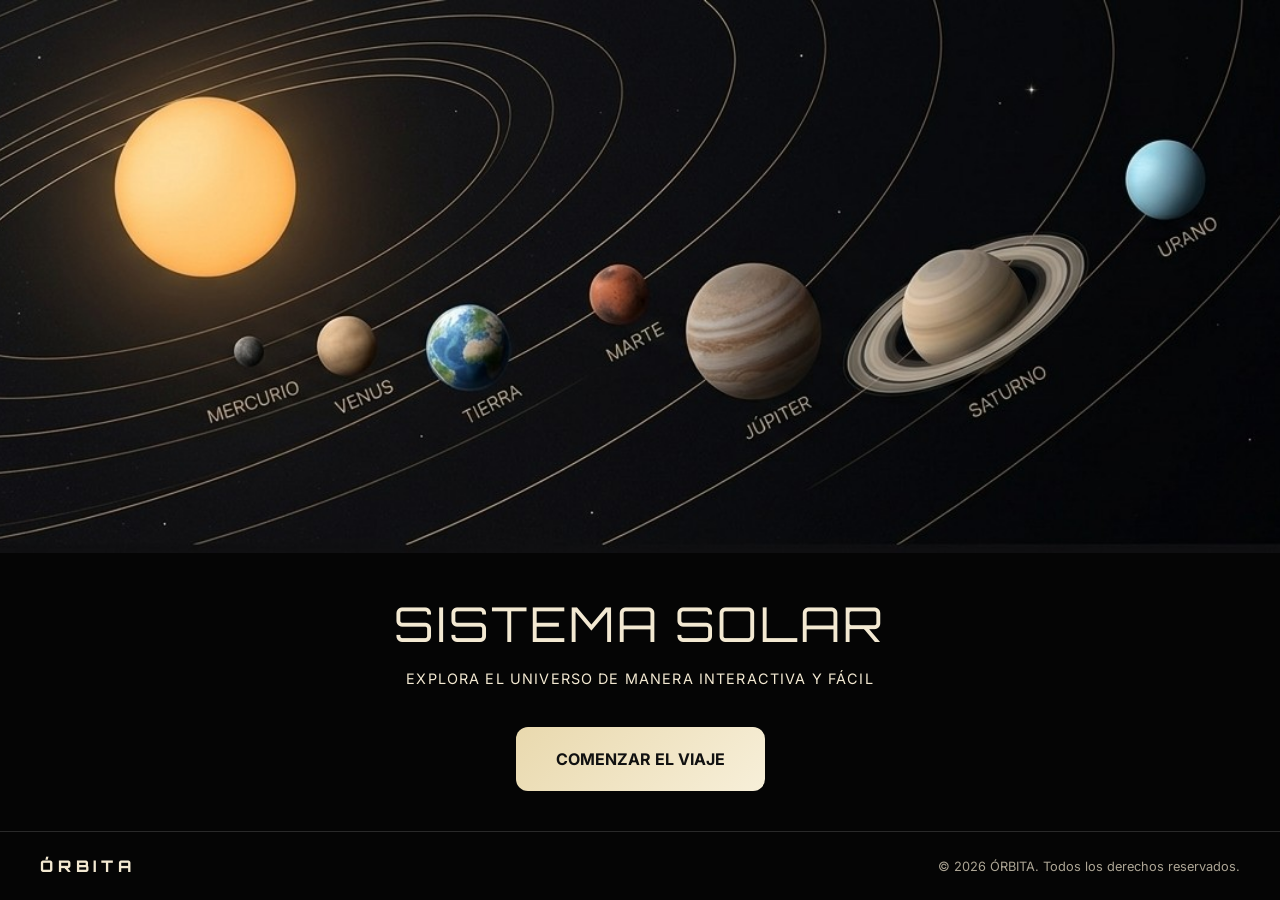
<file: index.html>
<!DOCTYPE html>
<html lang="es">
<head>
  <meta charset="UTF-8">
  <meta name="viewport" content="width=device-width, initial-scale=1.0">
  <title>Sistema Solar</title>
  <link rel="stylesheet" href="assets/css/style.css">
  <link rel="stylesheet" href="assets/font/fonts.css">
</head>
<body>

  <header class="portada">
  <img src="assets/img/portada.jpg" alt="Sistema solar con el Sol y los ocho planetas">
  </header>

  <main class="contenido">
    <h1 class="titulo">Sistema Solar</h1>
    <p class="subtitulo">Explora el universo de manera interactiva y fácil</p>
    <a href="assets/pages/sol.html" class="boton">Comenzar el viaje</a>
  </main>

  <footer class="pie">
    <span class="pie-logo">ÓRBITA</span>
    <span class="pie-copy">© 2026 ÓRBITA. Todos los derechos reservados.</span>
  </footer>

</body>
</html>
</file>
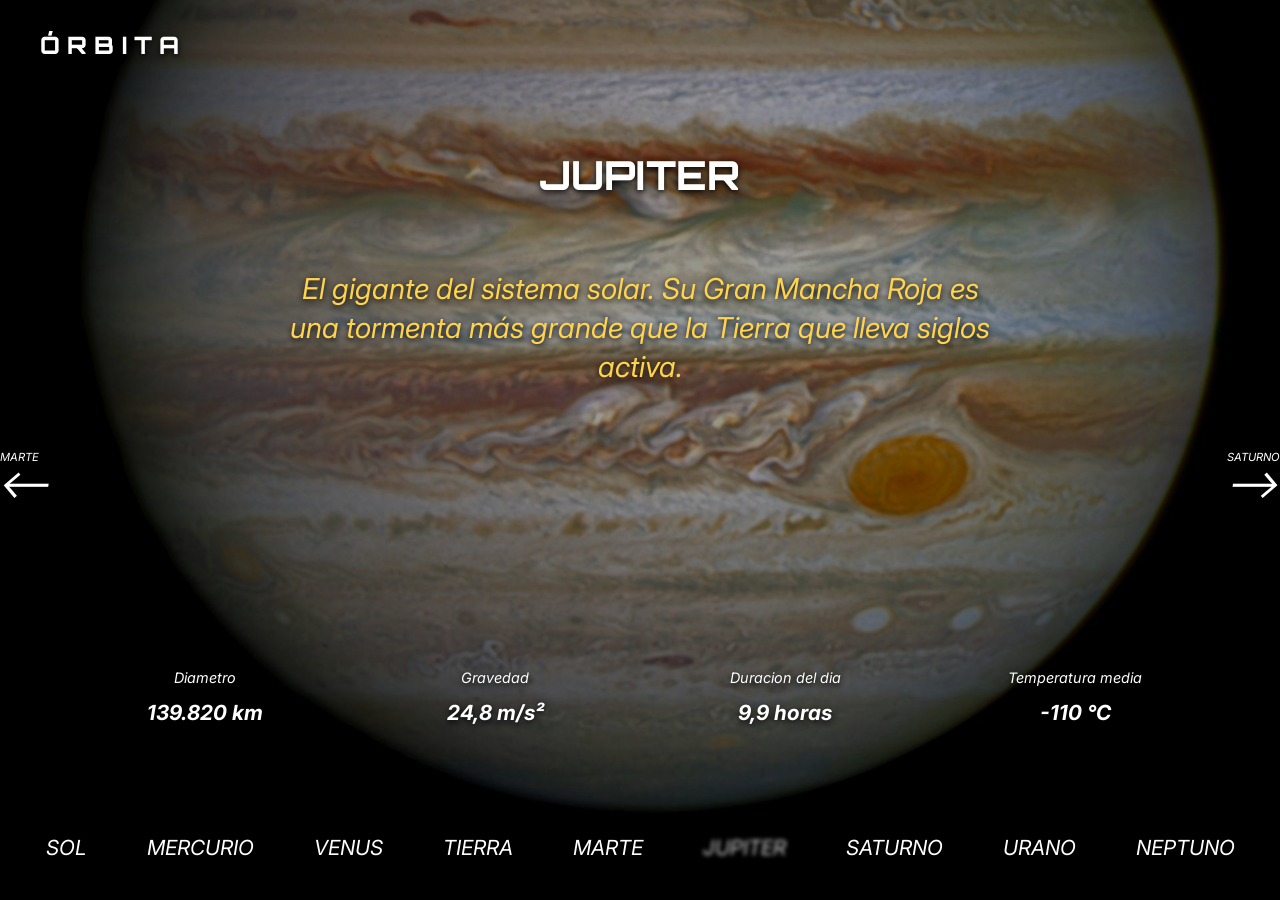
<file: assets/pages/jupiter.html>
<!DOCTYPE html>
<html lang="es">
<head>
  <meta charset="UTF-8">
  <meta name="viewport" content="width=device-width, initial-scale=1.0">
  <title>Jupiter</title>
  <link rel="stylesheet" href="../font/fonts.css">
  <link rel="stylesheet" href="../css/planetas.css">
  <link rel="stylesheet" href="../css/movil.css" media="(max-width: 600px)">
</head>

<body>
  <main class="pagina">

    <img class="fondo" src="../img/jupiter.jpg" alt="Jupiter">

    <a href="../../index.html" class="logo">ÓRBITA</a>

    <input type="checkbox" id="abrir" class="abrir">
    <label for="abrir" class="planetas-btn">PLANETAS ☰</label>

    <section class="intro">
      <h1 class="titulo">JUPITER</h1>
      <p class="descripcion">
        El gigante del sistema solar. Su Gran Mancha Roja es una tormenta más grande que la Tierra que lleva siglos activa.
      </p>
    </section>

    <a href="marte.html" class="anterior">
      <span>Marte</span>
      <span class="flecha">⟵</span>
    </a>

    <a href="saturno.html" class="siguiente">
      <span>Saturno</span>
      <span class="flecha">⟶</span>
    </a>

    <section class="datos">
      <div class="dato">
        <p>Diametro</p>
        <strong>139.820 km</strong>
      </div>
      <div class="dato">
        <p>Gravedad</p>
        <strong>24,8 m/s²</strong>
      </div>
      <div class="dato">
        <p>Duracion del dia</p>
        <strong>9,9 horas</strong>
      </div>
      <div class="dato">
        <p>Temperatura media</p>
        <strong>-110 °C</strong>
      </div>
    </section>

    <nav class="menu">
      <a href="sol.html">Sol</a>
      <a href="mercurio.html">Mercurio</a>
      <a href="venus.html">Venus</a>
      <a href="tierra.html">Tierra</a>
      <a href="marte.html">Marte</a>
      <a href="jupiter.html" class="activo">Jupiter</a>
      <a href="saturno.html">Saturno</a>
      <a href="urano.html">Urano</a>
      <a href="neptuno.html">Neptuno</a>
    </nav>

  </main>
</body>
</html>
</file>
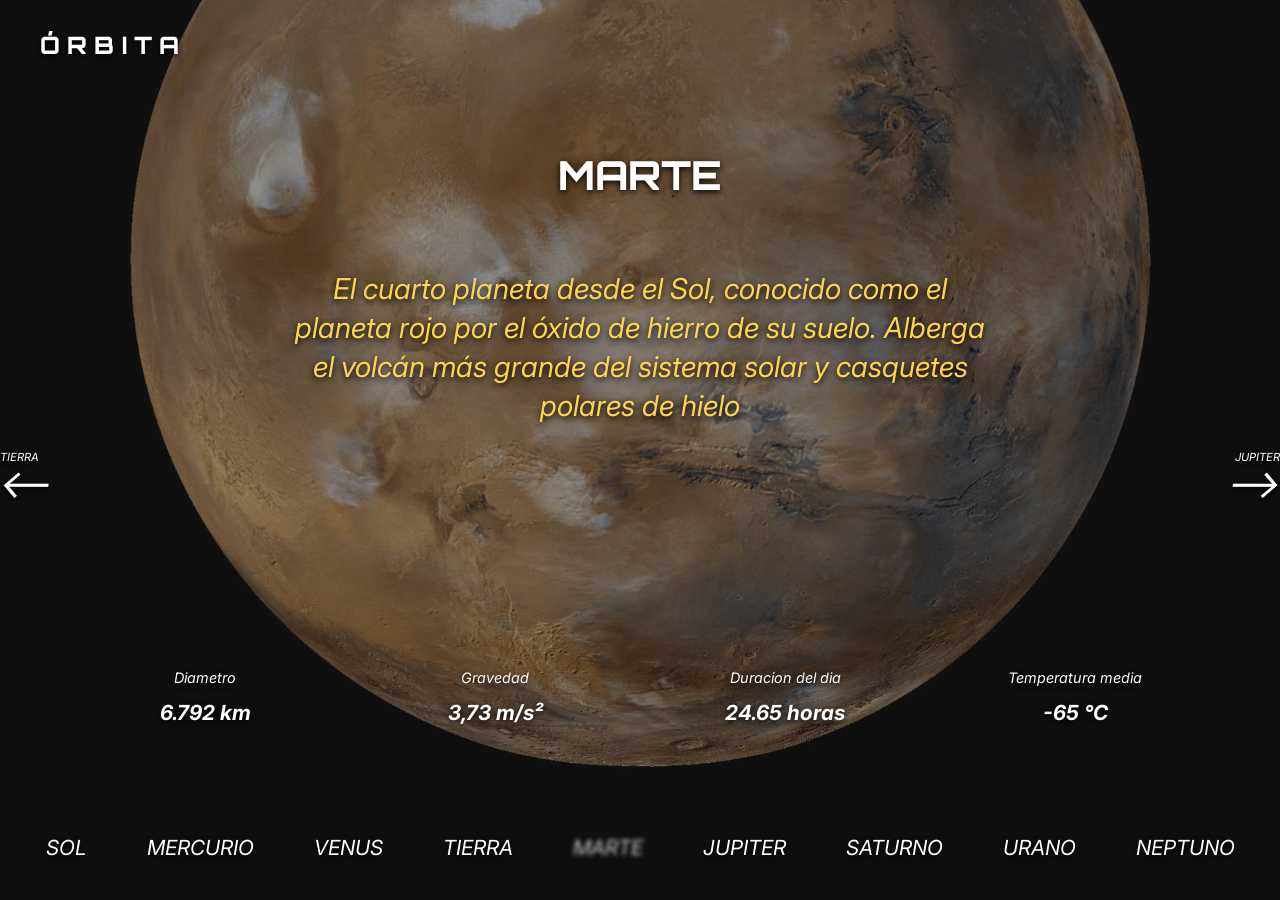
<file: assets/pages/marte.html>
<!DOCTYPE html>
<html lang="es">
<head>
  <meta charset="UTF-8">
  <meta name="viewport" content="width=device-width, initial-scale=1.0">
  <title>Marte</title>
  <link rel="stylesheet" href="../font/fonts.css">
  <link rel="stylesheet" href="../css/planetas.css">
  <link rel="stylesheet" href="../css/movil.css" media="(max-width: 600px)">
</head>

<body>
  <main class="pagina">

    <img class="fondo" src="../img/marte.jpg" alt="marte">

    <a href="../../index.html" class="logo">ÓRBITA</a>

    <input type="checkbox" id="abrir" class="abrir">
    <label for="abrir" class="planetas-btn">PLANETAS ☰</label>

    <section class="intro">
      <h1 class="titulo">MARTE</h1>
      <p class="descripcion">
        El cuarto planeta desde el Sol, conocido como el planeta rojo por el óxido de hierro de su suelo. Alberga el volcán más grande del sistema solar y casquetes polares de hielo
    </section>

    <a href="tierra.html" class="anterior">
      <span>Tierra</span>
      <span class="flecha">⟵</span>
    </a>

    <a href="jupiter.html" class="siguiente">
      <span>Jupiter</span>
      <span class="flecha">⟶</span>
    </a>

    <section class="datos">
      <div class="dato">
        <p>Diametro</p>
        <strong>6.792 km</strong>
      </div>
      <div class="dato">
        <p>Gravedad</p>
        <strong>3,73 m/s²</strong>
      </div>
      <div class="dato">
        <p>Duracion del dia</p>
        <strong>24.65 horas</strong>
      </div>
      <div class="dato">
        <p>Temperatura media</p>
        <strong>-65 °C</strong>
      </div>
    </section>

    <nav class="menu">
      <a href="sol.html">Sol</a>
      <a href="mercurio.html">Mercurio</a>
      <a href="venus.html">Venus</a>
      <a href="tierra.html">Tierra</a>
      <a href="marte.html" class="activo">Marte</a>
      <a href="jupiter.html">Jupiter</a>
      <a href="saturno.html">Saturno</a>
      <a href="urano.html">Urano</a>
      <a href="neptuno.html">Neptuno</a>
    </nav>

  </main>
</body>
</html>
</file>
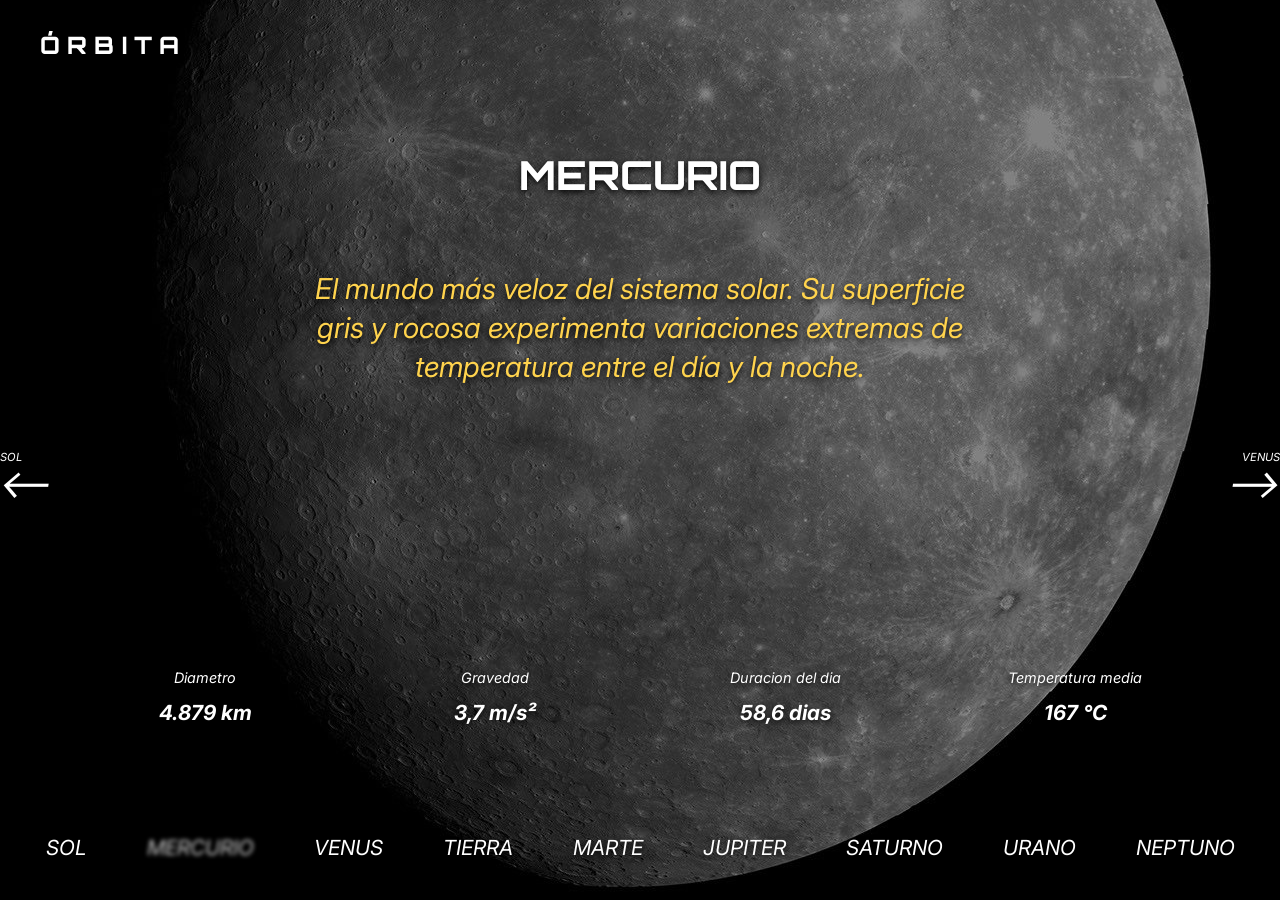
<file: assets/pages/mercurio.html>
<!DOCTYPE html>
<html lang="es">
<head>
  <meta charset="UTF-8">
  <meta name="viewport" content="width=device-width, initial-scale=1.0">
  <title>Mercurio</title>
  <link rel="stylesheet" href="../font/fonts.css">
  <link rel="stylesheet" href="../css/planetas.css">
  <link rel="stylesheet" href="../css/movil.css" media="(max-width: 600px)">
</head>

<body>
  <main class="pagina">

    <img class="fondo" src="../img/mercurio.jpg" alt="Mercurio">

    <a href="../../index.html" class="logo">ÓRBITA</a>

    <input type="checkbox" id="abrir" class="abrir">
    <label for="abrir" class="planetas-btn">PLANETAS ☰</label>

    <section class="intro">
      <h1 class="titulo">MERCURIO</h1>
      <p class="descripcion">
        El mundo más veloz del sistema solar. Su superficie gris y rocosa experimenta variaciones extremas de temperatura entre el día y la noche.
      </p>
    </section>

    <a href="sol.html" class="anterior">
      <span>Sol</span>
      <span class="flecha">⟵</span>
    </a>

    <a href="venus.html" class="siguiente">
      <span>Venus</span>
      <span class="flecha">⟶</span>
    </a>

    <section class="datos">
      <div class="dato">
        <p>Diametro</p>
        <strong>4.879 km</strong>
      </div>
      <div class="dato">
        <p>Gravedad</p>
        <strong>3,7 m/s²</strong>
      </div>
      <div class="dato">
        <p>Duracion del dia</p>
        <strong>58,6 dias</strong>
      </div>
      <div class="dato">
        <p>Temperatura media</p>
        <strong>167 °C</strong>
      </div>
    </section>

    <nav class="menu">
      <a href="sol.html">Sol</a>
      <a href="mercurio.html" class="activo">Mercurio</a>
      <a href="venus.html">Venus</a>
      <a href="tierra.html">Tierra</a>
      <a href="marte.html">Marte</a>
      <a href="jupiter.html">Jupiter</a>
      <a href="saturno.html">Saturno</a>
      <a href="urano.html">Urano</a>
      <a href="neptuno.html">Neptuno</a>
    </nav>

  </main>
</body>
</html>
</file>
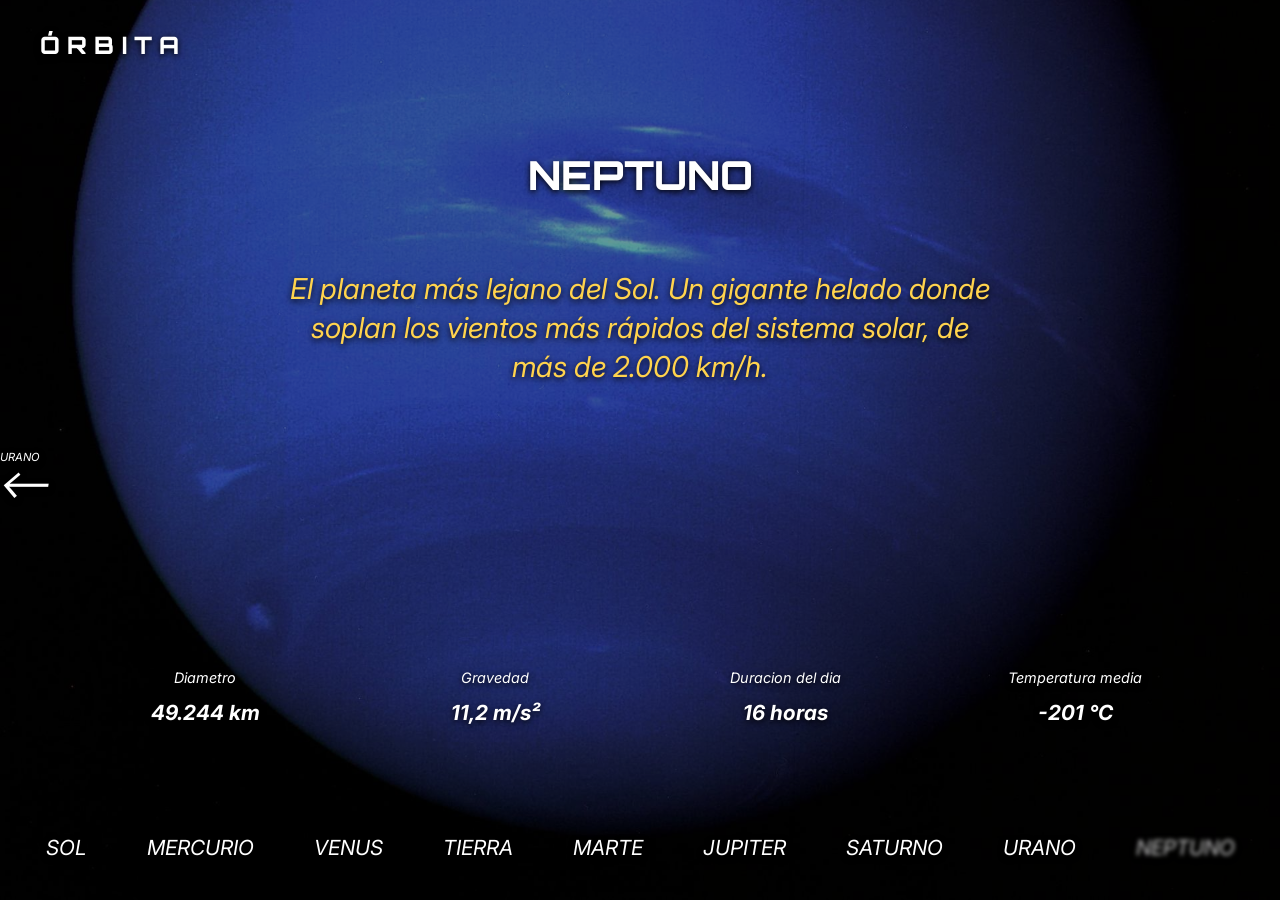
<file: assets/pages/neptuno.html>
<!DOCTYPE html>
<html lang="es">
<head>
  <meta charset="UTF-8">
  <meta name="viewport" content="width=device-width, initial-scale=1.0">
  <title>Neptuno</title>
  <link rel="stylesheet" href="../font/fonts.css">
  <link rel="stylesheet" href="../css/planetas.css">
  <link rel="stylesheet" href="../css/movil.css" media="(max-width: 600px)">
</head>

<body>
  <main class="pagina">

    <img class="fondo" src="../img/neptuno.jpg" alt="Neptuno">

    <a href="../../index.html" class="logo">ÓRBITA</a>

    <input type="checkbox" id="abrir" class="abrir">
    <label for="abrir" class="planetas-btn">PLANETAS ☰</label>

    <section class="intro">
      <h1 class="titulo">NEPTUNO</h1>
      <p class="descripcion">
        El planeta más lejano del Sol. Un gigante helado donde soplan los vientos más rápidos del sistema solar, de más de 2.000 km/h.
      </p>
    </section>

    <a href="urano.html" class="anterior">
      <span>Urano</span>
      <span class="flecha">⟵</span>
    </a>

    <section class="datos">
      <div class="dato">
        <p>Diametro</p>
        <strong>49.244 km</strong>
      </div>
      <div class="dato">
        <p>Gravedad</p>
        <strong>11,2 m/s²</strong>
      </div>
      <div class="dato">
        <p>Duracion del dia</p>
        <strong>16 horas</strong>
      </div>
      <div class="dato">
        <p>Temperatura media</p>
        <strong>-201 °C</strong>
      </div>
    </section>

    <nav class="menu">
      <a href="sol.html">Sol</a>
      <a href="mercurio.html">Mercurio</a>
      <a href="venus.html">Venus</a>
      <a href="tierra.html">Tierra</a>
      <a href="marte.html">Marte</a>
      <a href="jupiter.html">Jupiter</a>
      <a href="saturno.html">Saturno</a>
      <a href="urano.html">Urano</a>
      <a href="neptuno.html" class="activo">Neptuno</a>
    </nav>

  </main>
</body>
</html>
</file>
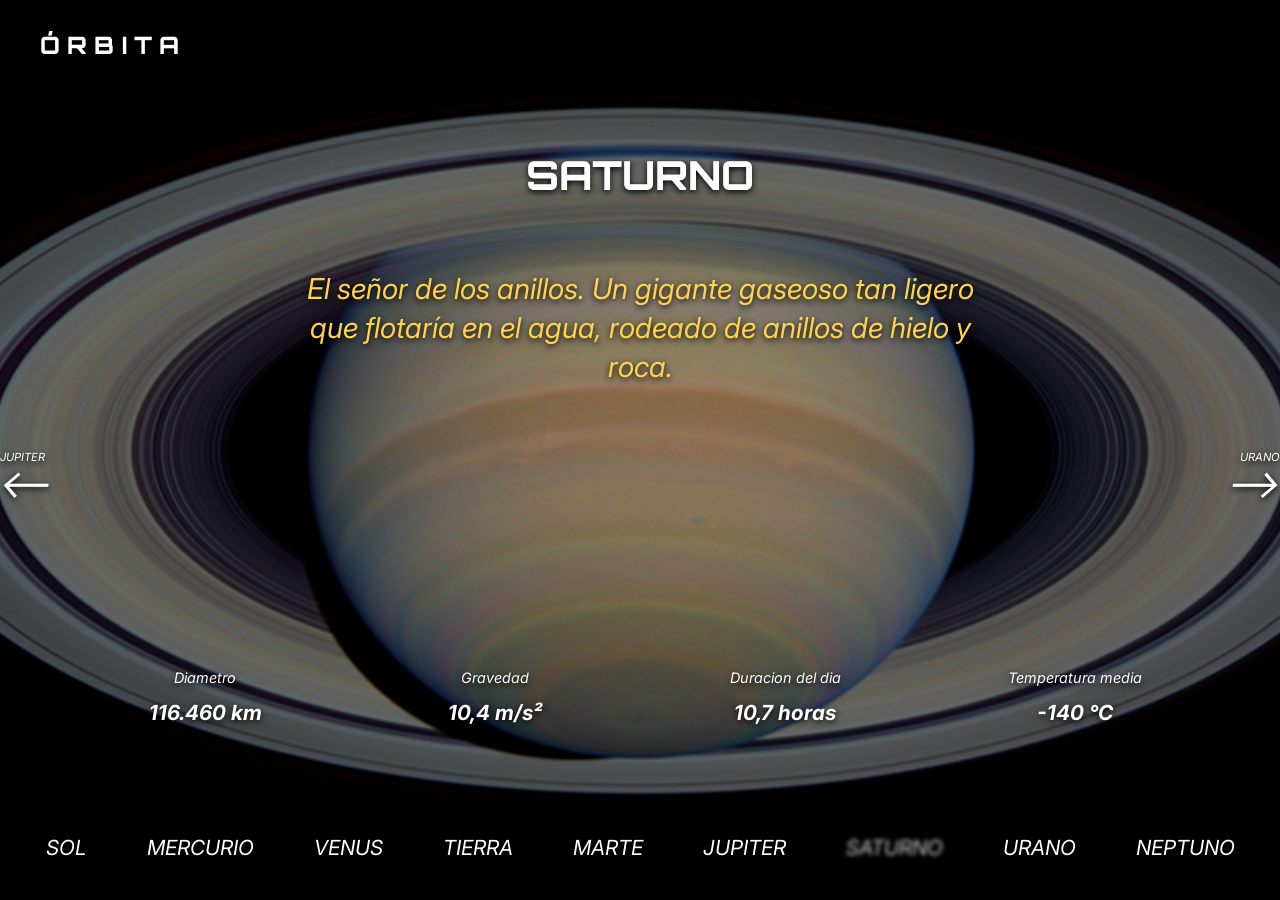
<file: assets/pages/saturno.html>
<!DOCTYPE html>
<html lang="es">
<head>
  <meta charset="UTF-8">
  <meta name="viewport" content="width=device-width, initial-scale=1.0">
  <title>Saturno</title>
  <link rel="stylesheet" href="../font/fonts.css">
  <link rel="stylesheet" href="../css/planetas.css">
  <link rel="stylesheet" href="../css/movil.css" media="(max-width: 600px)">
</head>

<body>
  <main class="pagina">

    <img class="fondo" src="../img/saturno.jpg" alt="Saturno">

    <a href="../../index.html" class="logo">ÓRBITA</a>

    <input type="checkbox" id="abrir" class="abrir">
    <label for="abrir" class="planetas-btn">PLANETAS ☰</label>

    <section class="intro">
      <h1 class="titulo">SATURNO</h1>
      <p class="descripcion">
        El señor de los anillos. Un gigante gaseoso tan ligero que flotaría en el agua, rodeado de anillos de hielo y roca.
      </p>
    </section>

    <a href="jupiter.html" class="anterior">
      <span>Jupiter</span>
      <span class="flecha">⟵</span>
    </a>

    <a href="urano.html" class="siguiente">
      <span>Urano</span>
      <span class="flecha">⟶</span>
    </a>

    <section class="datos">
      <div class="dato">
        <p>Diametro</p>
        <strong>116.460 km</strong>
      </div>
      <div class="dato">
        <p>Gravedad</p>
        <strong>10,4 m/s²</strong>
      </div>
      <div class="dato">
        <p>Duracion del dia</p>
        <strong>10,7 horas</strong>
      </div>
      <div class="dato">
        <p>Temperatura media</p>
        <strong>-140 °C</strong>
      </div>
    </section>

    <nav class="menu">
      <a href="sol.html">Sol</a>
      <a href="mercurio.html">Mercurio</a>
      <a href="venus.html">Venus</a>
      <a href="tierra.html">Tierra</a>
      <a href="marte.html">Marte</a>
      <a href="jupiter.html">Jupiter</a>
      <a href="saturno.html" class="activo">Saturno</a>
      <a href="urano.html">Urano</a>
      <a href="neptuno.html">Neptuno</a>
    </nav>

  </main>
</body>
</html>
</file>
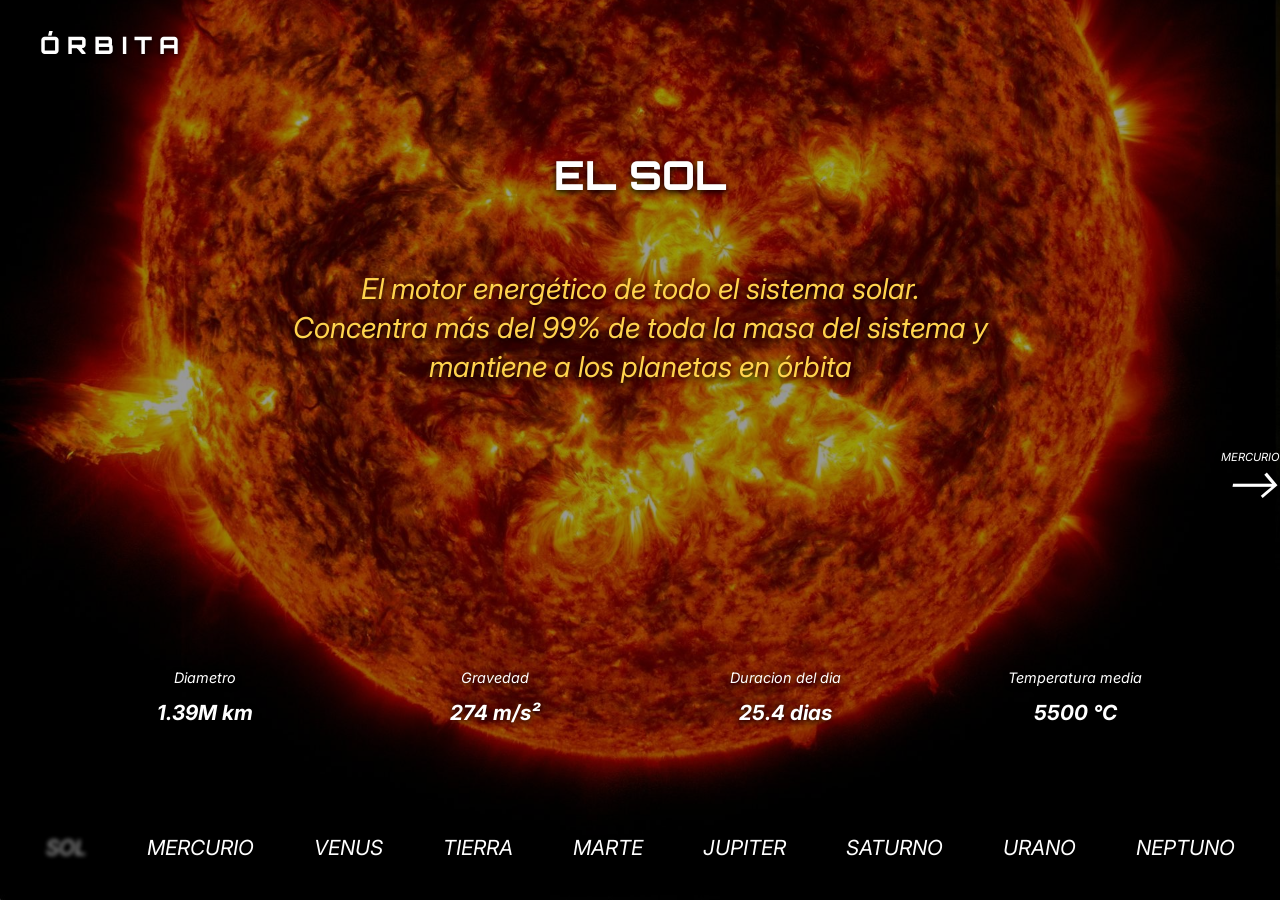
<file: assets/pages/sol.html>
<!DOCTYPE html>
<html lang="es">
<head>
  <meta charset="UTF-8">
  <meta name="viewport" content="width=device-width, initial-scale=1.0">
  <title>El Sol</title>
  <link rel="stylesheet" href="../font/fonts.css">
  <link rel="stylesheet" href="../css/planetas.css">
  <link rel="stylesheet" href="../css/movil.css" media="(max-width: 600px)">
</head>

<body>
  <main class="pagina">

    <img class="fondo" src="../img/sol.jpg" alt="El Sol">

    <a href="../../index.html" class="logo">ÓRBITA</a>

    <input type="checkbox" id="abrir" class="abrir">
    <label for="abrir" class="planetas-btn">PLANETAS ☰</label>

    <section class="intro">
      <h1 class="titulo">EL SOL</h1>
      <p class="descripcion">
        El motor energético de todo el sistema solar. Concentra más del 99% de toda la masa del sistema y mantiene a los planetas en órbita
      </p>
    </section>

    <a href="mercurio.html" class="siguiente">
      <span>Mercurio</span>
      <span class="flecha">⟶</span>
    </a>

    <section class="datos">
      <div class="dato">
        <p>Diametro</p>
        <strong>1.39M km</strong>
      </div>
      <div class="dato">
        <p>Gravedad</p>
        <strong>274 m/s²</strong>
      </div>
      <div class="dato">
        <p>Duracion del dia</p>
        <strong>25.4 dias</strong>
      </div>
      <div class="dato">
        <p>Temperatura media</p>
        <strong>5500 °C</strong>
      </div>
    </section>

    <nav class="menu">
      <a href="sol.html" class="activo">Sol</a>
      <a href="mercurio.html">Mercurio</a>
      <a href="venus.html">Venus</a>
      <a href="tierra.html">Tierra</a>
      <a href="marte.html">Marte</a>
      <a href="jupiter.html">Jupiter</a>
      <a href="saturno.html">Saturno</a>
      <a href="urano.html">Urano</a>
      <a href="neptuno.html">Neptuno</a>
    </nav>

  </main>
</body>
</html>
</file>
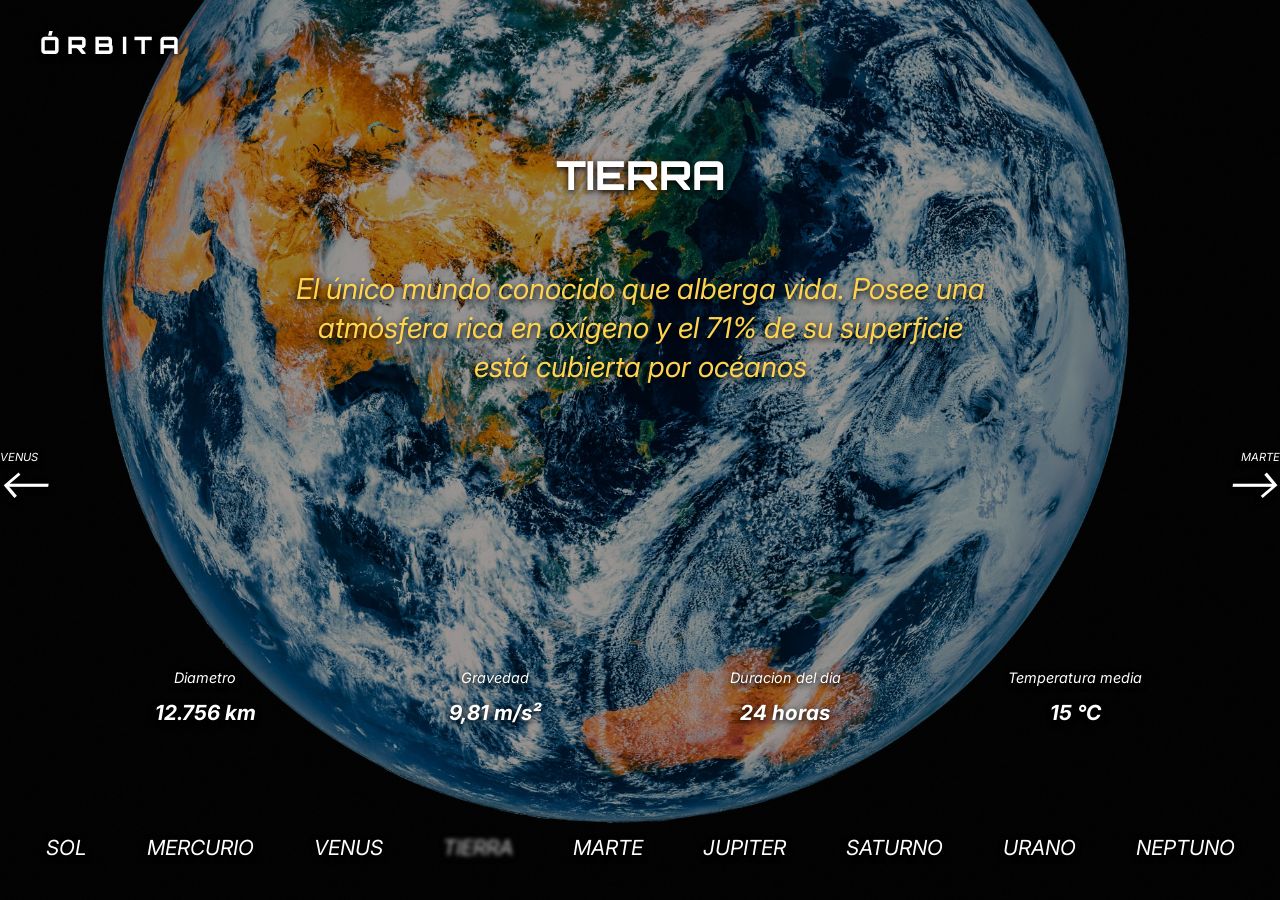
<file: assets/pages/tierra.html>
<!DOCTYPE html>
<html lang="es">
<head>
  <meta charset="UTF-8">
  <meta name="viewport" content="width=device-width, initial-scale=1.0">
  <title>Tierra</title>
  <link rel="stylesheet" href="../font/fonts.css">
  <link rel="stylesheet" href="../css/planetas.css">
  <link rel="stylesheet" href="../css/movil.css" media="(max-width: 600px)">
</head>

<body>
  <main class="pagina">

    <img class="fondo" src="../img/tierra.jpg" alt="tierra">

    <a href="../../index.html" class="logo">ÓRBITA</a>

    <input type="checkbox" id="abrir" class="abrir">
    <label for="abrir" class="planetas-btn">PLANETAS ☰</label>

    <section class="intro">
      <h1 class="titulo">TIERRA</h1>
      <p class="descripcion">
        El único mundo conocido que alberga vida. Posee una atmósfera rica en oxígeno y el 71% de su superficie está cubierta por océanos
    </section>

    <a href="venus.html" class="anterior">
      <span>Venus</span>
      <span class="flecha">⟵</span>
    </a>

    <a href="marte.html" class="siguiente">
      <span>Marte</span>
      <span class="flecha">⟶</span>
    </a>

    <section class="datos">
      <div class="dato">
        <p>Diametro</p>
        <strong>12.756 km</strong>
      </div>
      <div class="dato">
        <p>Gravedad</p>
        <strong>9,81 m/s²</strong>
      </div>
      <div class="dato">
        <p>Duracion del dia</p>
        <strong>24 horas</strong>
      </div>
      <div class="dato">
        <p>Temperatura media</p>
        <strong>15 °C</strong>
      </div>
    </section>

    <nav class="menu">
      <a href="sol.html">Sol</a>
      <a href="mercurio.html">Mercurio</a>
      <a href="venus.html">Venus</a>
      <a href="tierra.html" class="activo">Tierra</a>
      <a href="marte.html">Marte</a>
      <a href="jupiter.html">Jupiter</a>
      <a href="saturno.html">Saturno</a>
      <a href="urano.html">Urano</a>
      <a href="neptuno.html">Neptuno</a>
    </nav>

  </main>
</body>
</html>
</file>
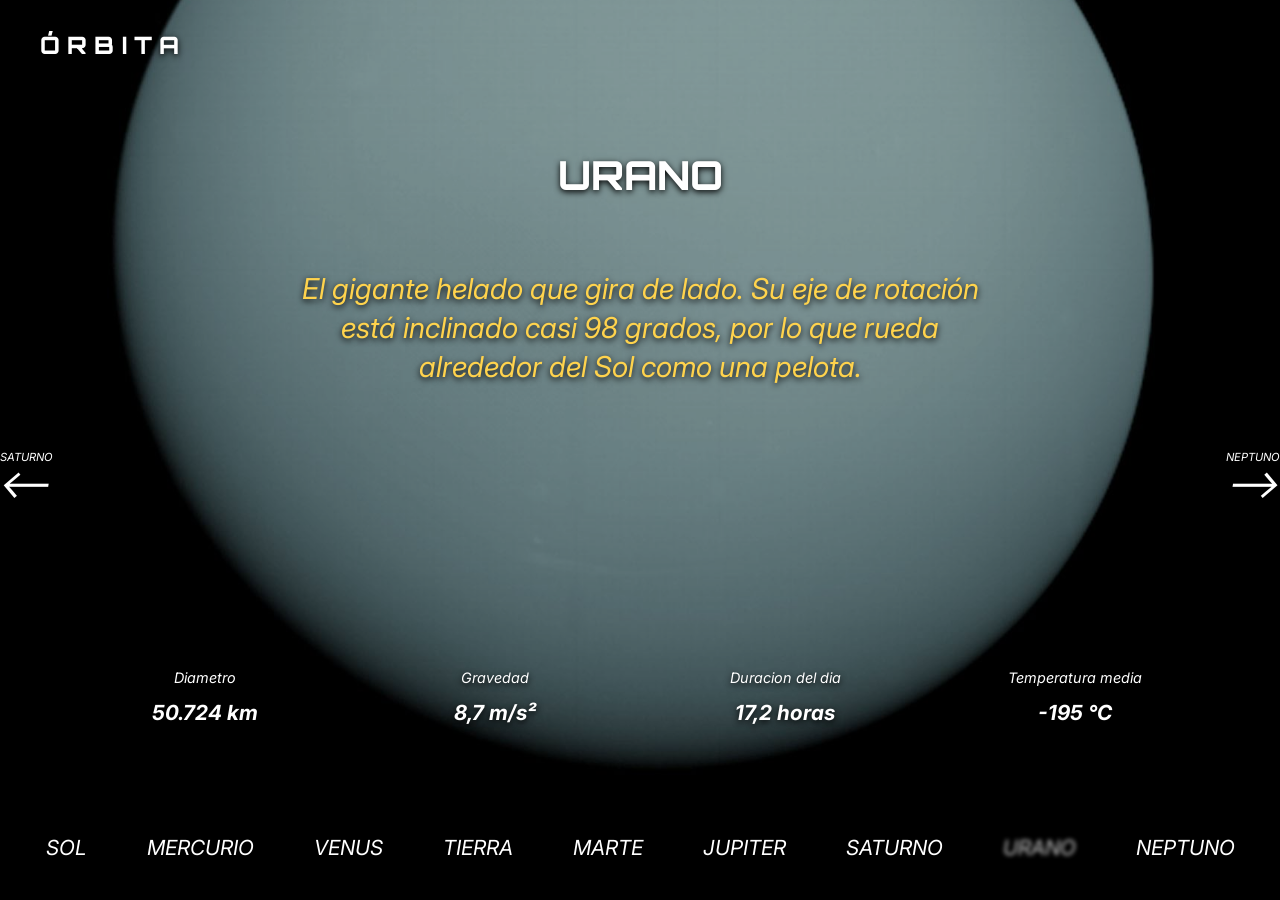
<file: assets/pages/urano.html>
<!DOCTYPE html>
<html lang="es">
<head>
  <meta charset="UTF-8">
  <meta name="viewport" content="width=device-width, initial-scale=1.0">
  <title>Urano</title>
  <link rel="stylesheet" href="../font/fonts.css">
  <link rel="stylesheet" href="../css/planetas.css">
  <link rel="stylesheet" href="../css/movil.css" media="(max-width: 600px)">
</head>

<body>
  <main class="pagina">

    <img class="fondo" src="../img/urano.jpg" alt="Urano">

    <a href="../../index.html" class="logo">ÓRBITA</a>

    <input type="checkbox" id="abrir" class="abrir">
    <label for="abrir" class="planetas-btn">PLANETAS ☰</label>

    <section class="intro">
      <h1 class="titulo">URANO</h1>
      <p class="descripcion">
        El gigante helado que gira de lado. Su eje de rotación está inclinado casi 98 grados, por lo que rueda alrededor del Sol como una pelota.
      </p>
    </section>

    <a href="saturno.html" class="anterior">
      <span>Saturno</span>
      <span class="flecha">⟵</span>
    </a>

    <a href="neptuno.html" class="siguiente">
      <span>Neptuno</span>
      <span class="flecha">⟶</span>
    </a>

    <section class="datos">
      <div class="dato">
        <p>Diametro</p>
        <strong>50.724 km</strong>
      </div>
      <div class="dato">
        <p>Gravedad</p>
        <strong>8,7 m/s²</strong>
      </div>
      <div class="dato">
        <p>Duracion del dia</p>
        <strong>17,2 horas</strong>
      </div>
      <div class="dato">
        <p>Temperatura media</p>
        <strong>-195 °C</strong>
      </div>
    </section>

    <nav class="menu">
      <a href="sol.html">Sol</a>
      <a href="mercurio.html">Mercurio</a>
      <a href="venus.html">Venus</a>
      <a href="tierra.html">Tierra</a>
      <a href="marte.html">Marte</a>
      <a href="jupiter.html">Jupiter</a>
      <a href="saturno.html">Saturno</a>
      <a href="urano.html" class="activo">Urano</a>
      <a href="neptuno.html">Neptuno</a>
    </nav>

  </main>
</body>
</html>
</file>
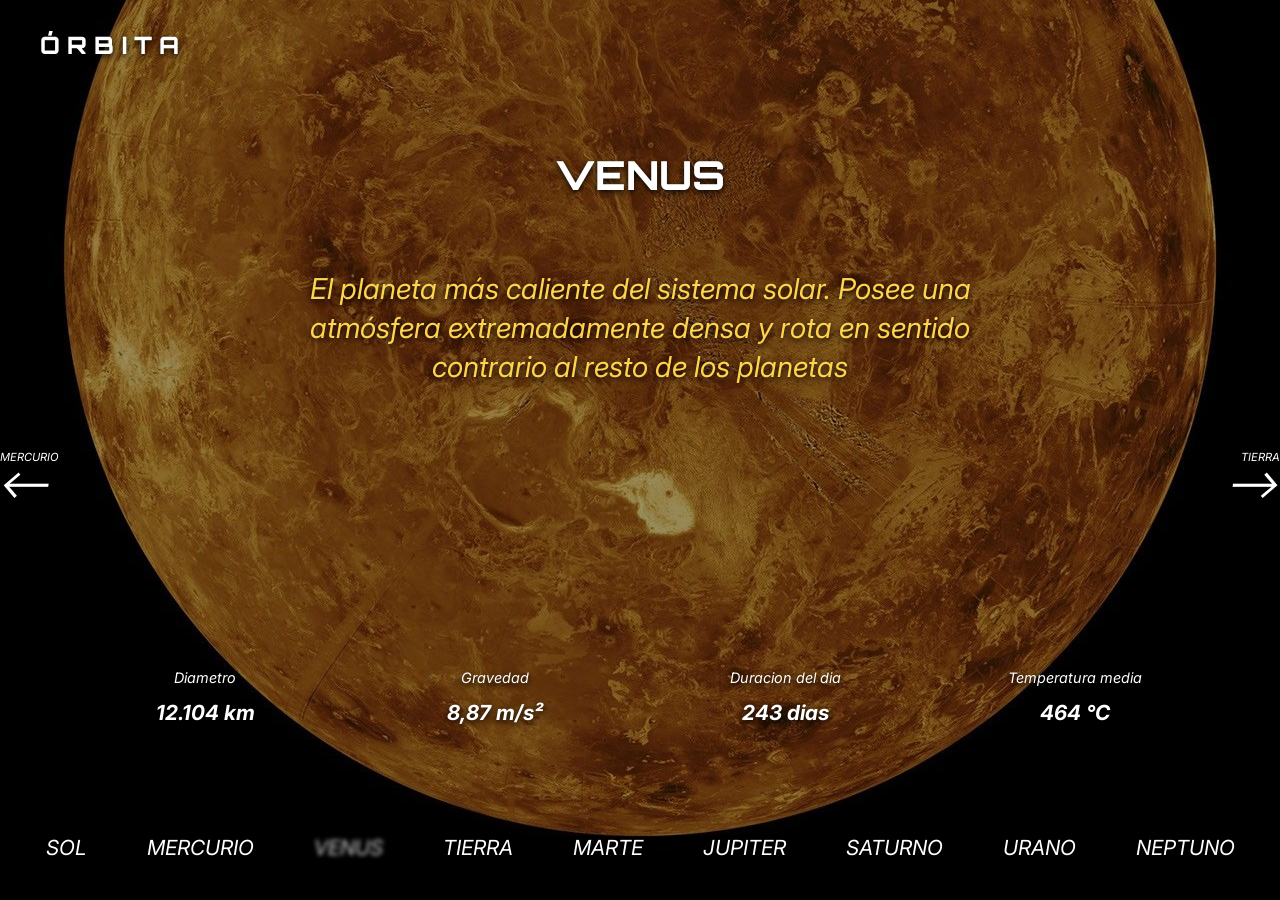
<file: assets/pages/venus.html>
<!DOCTYPE html>
<html lang="es">
<head>
  <meta charset="UTF-8">
  <meta name="viewport" content="width=device-width, initial-scale=1.0">
  <title>Venus</title>
  <link rel="stylesheet" href="../font/fonts.css">
  <link rel="stylesheet" href="../css/planetas.css">
  <link rel="stylesheet" href="../css/movil.css" media="(max-width: 600px)">
</head>

<body>
  <main class="pagina">

    <img class="fondo" src="../img/venus.jpg" alt="venus">

    <a href="../../index.html" class="logo">ÓRBITA</a>

    <input type="checkbox" id="abrir" class="abrir">
    <label for="abrir" class="planetas-btn">PLANETAS ☰</label>

    <section class="intro">
      <h1 class="titulo">VENUS</h1>
      <p class="descripcion">
        El planeta más caliente del sistema solar. Posee una atmósfera extremadamente densa y rota en sentido contrario al resto de los planetas
      </p>
    </section>

    <a href="mercurio.html" class="anterior">
      <span>Mercurio</span>
      <span class="flecha">⟵</span>
    </a>

    <a href="tierra.html" class="siguiente">
      <span>Tierra</span>
      <span class="flecha">⟶</span>
    </a>

    <section class="datos">
      <div class="dato">
        <p>Diametro</p>
        <strong>12.104 km</strong>
      </div>
      <div class="dato">
        <p>Gravedad</p>
        <strong>8,87 m/s²</strong>
      </div>
      <div class="dato">
        <p>Duracion del dia</p>
        <strong>243 dias</strong>
      </div>
      <div class="dato">
        <p>Temperatura media</p>
        <strong>464 °C</strong>
      </div>
    </section>

    <nav class="menu">
      <a href="sol.html">Sol</a>
      <a href="mercurio.html">Mercurio</a>
      <a href="venus.html" class="activo">Venus</a>
      <a href="tierra.html">Tierra</a>
      <a href="marte.html">Marte</a>
      <a href="jupiter.html">Jupiter</a>
      <a href="saturno.html">Saturno</a>
      <a href="urano.html">Urano</a>
      <a href="neptuno.html">Neptuno</a>
    </nav>

  </main>
</body>
</html>
</file>
<file: assets/css/style.css>
* {
  margin: 0;
  padding: 0;
  box-sizing: border-box;
}

body {
  background: #050505;
  color: #f3e9d2;
  font-family: "Inter", sans-serif;
  text-align: center;
  min-height: 100vh;
  display: flex;
  flex-direction: column;
}

.portada {
  position: relative;
  flex: 1;
  min-height: 40vh;
}

.portada img {
  position: absolute;
  inset: 0;
  width: 100%;
  height: 100%;
  object-fit: cover;
}

.contenido {
  padding: 40px 20px;
}

.titulo {
  font-family: "Orbitron", sans-serif;
  font-weight: 400;
  font-size: 3rem;
  letter-spacing: 0.06em;
  text-transform: uppercase;
}

.subtitulo {
  margin-top: 16px;
  font-size: 0.9rem;
  letter-spacing: 0.08em;
  text-transform: uppercase;
}

.boton {
  display: inline-block;
  margin-top: 40px;
  padding: 22px 40px;
  border-radius: 12px;
  background: linear-gradient(135deg, #e9d9ae, #f7efd9);
  color: #111;
  font-weight: 700;
  text-transform: uppercase;
  text-decoration: none;
}

.pie {
  display: flex;
  justify-content: space-between;
  align-items: center;
  padding: 24px 40px;
  border-top: 1px solid #2a2a2a;
}

.pie-logo {
  font-family: "Orbitron", sans-serif;
  font-weight: 800;
  letter-spacing: 0.3em;
}

.pie-copy {
  font-size: 0.8rem;
  opacity: 0.7;
}

@media (max-width: 600px) {

  .portada {
    flex: none;
    min-height: 0;
  }

  .portada img {
    position: static;
    height: auto;
  }

  .contenido {
    flex: 1;
    display: flex;
    flex-direction: column;
    justify-content: center;
    align-items: center;
    padding: 30px 20px;
  }

  .titulo {
    font-size: 1.6rem;
  }

  .subtitulo {
    font-size: 0.75rem;
  }

  .boton {
    margin-top: 30px;
    padding: 16px 28px;
  }

  .pie {
    flex-direction: column;
    gap: 10px;
    padding: 20px;
  }

}
</file>
<file: assets/font/fonts.css>
@font-face {
  font-family: "Orbitron";
  src: url("Orbitron/Orbitron.ttf") format("truetype");
  font-weight: 400 900;
}

@font-face {
  font-family: "Inter";
  src: url("Inter/Inter.ttf") format("truetype");
  font-weight: 100 900;
  font-style: normal;
}

@font-face {
  font-family: "Inter";
  src: url("Inter/Inter-Italic.ttf") format("truetype");
  font-weight: 100 900;
  font-style: italic;
}
</file>
<file: assets/css/planetas.css>
* {
  margin: 0;
  padding: 0;
  box-sizing: border-box;
}

body {
  background: #000;
  color: #fff;
  font-family: "Inter", sans-serif;
  font-style: italic;
  text-shadow: 0 2px 6px #000;
}

.pagina {
  position: relative;
  isolation: isolate;
  min-height: 100vh;
  display: flex;
  flex-direction: column;
  padding: 150px 20px 40px;
}

.fondo {
  position: absolute;
  inset: 0;
  width: 100%;
  height: 100%;
  object-fit: cover;
  object-position: center bottom;
  z-index: -1;
  filter: brightness(0.6);
}

.logo {
  position: absolute;
  top: 30px;
  left: 40px;
  font-family: "Orbitron", sans-serif;
  font-style: normal;
  font-size: 1.5rem;
  font-weight: 800;
  letter-spacing: 0.3em;
  text-transform: uppercase;
  color: #fff;
  text-decoration: none;
}

.abrir,
.planetas-btn {
  display: none;
}

.intro {
  text-align: center;
}

.titulo {
  font-family: "Orbitron", sans-serif;
  font-style: normal;
  font-size: 2.5rem;
  font-weight: 800;
  text-transform: uppercase;
}

.descripcion {
  max-width: 700px;
  margin: 70px auto 0;
  font-size: 1.8rem;
  line-height: 1.35;
  color: #ffd34d;
}

.siguiente,
.anterior {
  position: absolute;
  top: 50%;
  display: flex;
  flex-direction: column;
  font-size: 0.7rem;
  text-transform: uppercase;
  color: #fff;
  text-decoration: none;
}

.siguiente {
  right: 0;
  align-items: flex-end;
}

.anterior {
  left: 0;
  align-items: flex-start;
}

.flecha {
  font-size: 2.5rem;
  line-height: 1;
}

.datos {
  display: grid;
  grid-template-columns: repeat(4, 1fr);
  width: 100%;
  max-width: 1160px;
  margin: auto auto 0;
  text-align: center;
}

.dato p {
  font-size: 0.9rem;
}

.dato strong {
  display: block;
  margin-top: 14px;
  font-size: 1.3rem;
}

.menu {
  display: flex;
  justify-content: center;
  gap: 60px;
  margin-top: 110px;
}

.menu a {
  font-size: 1.3rem;
  text-transform: uppercase;
  color: #fff;
  text-decoration: none;
}

.menu a.activo {
  filter: blur(2px);
  opacity: 0.8;
  pointer-events: none;
}
</file>
<file: assets/css/movil.css>
.pagina {
  padding: 120px 25px 40px;
}

.logo {
  top: 20px;
  left: 15px;
  font-size: 1.3rem;
  letter-spacing: 0.1em;
}

.planetas-btn {
  display: block;
  position: absolute;
  top: 24px;
  right: 20px;
  z-index: 6;
  font-size: 1rem;
  font-weight: 700;
  text-transform: uppercase;
  cursor: pointer;
}

.intro {
  text-align: left;
}

.titulo {
  font-size: 1.6rem;
}

.descripcion {
  margin: 10px 0 0;
  font-size: 1.1rem;
}

.datos {
  grid-template-columns: repeat(2, 1fr);
  gap: 25px 10px;
  max-width: 300px;
  margin: 30px 0 0;
}

.dato p {
  font-size: 0.8rem;
}

.dato strong {
  margin-top: 10px;
  font-size: 1rem;
}

.siguiente,
.anterior {
  top: auto;
  bottom: 30px;
}

.menu {
  display: none;
  position: absolute;
  top: 70px;
  right: 20px;
  z-index: 5;
  flex-direction: column;
  gap: 14px;
  margin-top: 0;
  padding: 20px;
  background: rgba(0, 0, 0, 0.85);
}

.menu a {
  font-size: 1.1rem;
}

.abrir:checked ~ .menu {
  display: flex;
}
</file>
